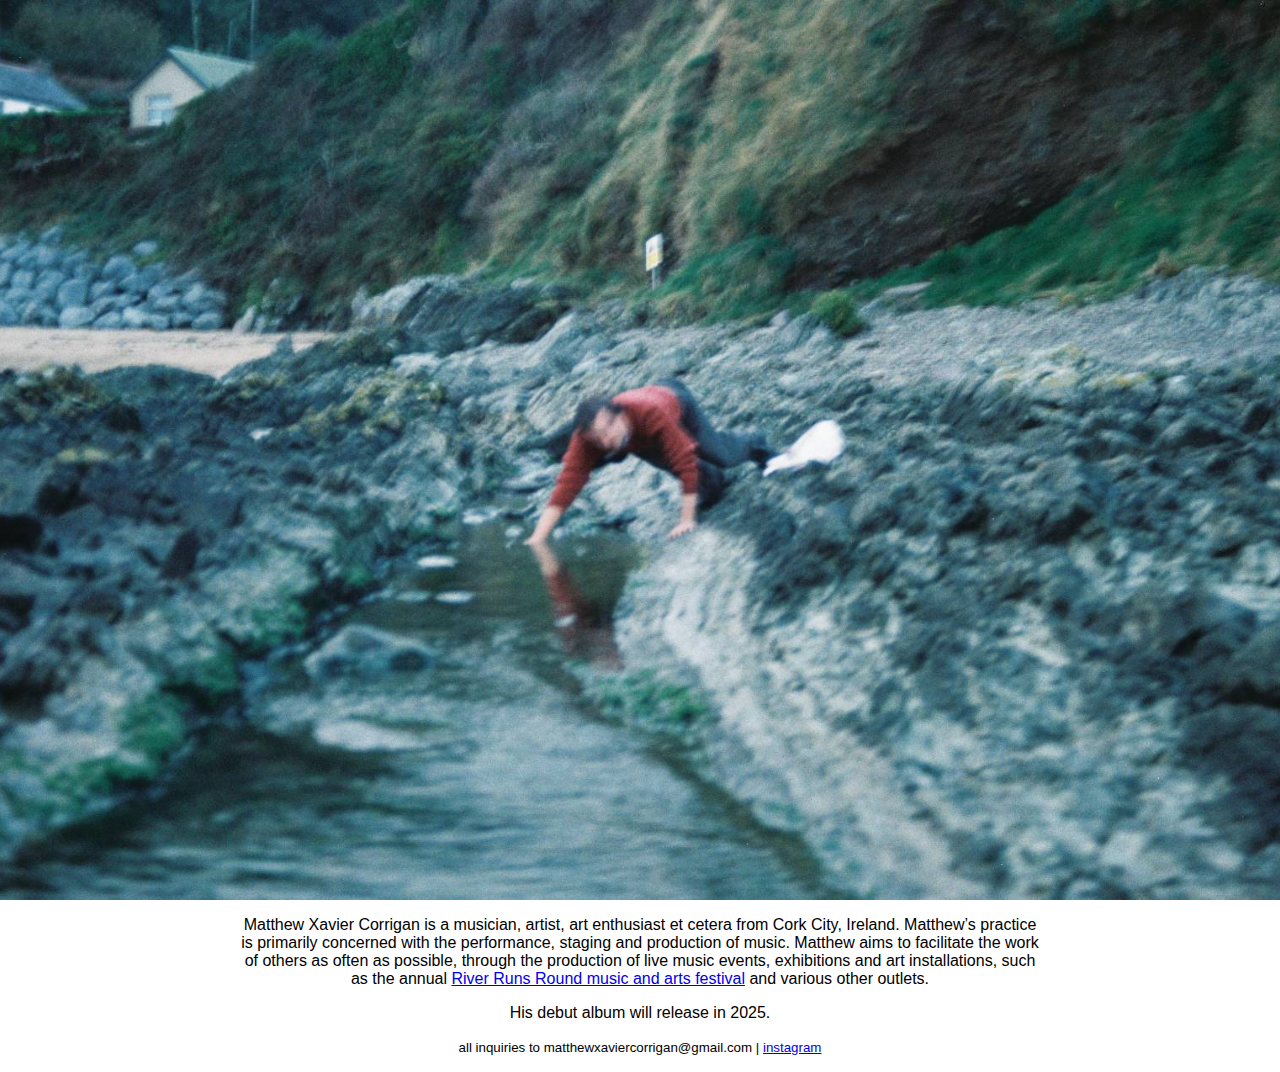
<file: index.html>
<!DOCTYPE html>
<html lang="en">
<head>
	<title>Matthew Xavier Corrigan</title>
	<meta charset="utf-8">
    <meta name="viewport" content="initial-scale=1,,width=device-width">
	<link rel="preconnect" href="https://fonts.googleapis.com">
	<link rel="preconnect" href="https://fonts.gstatic.com" crossorigin>
	<link href="https://fonts.googleapis.com/css2?family=EB+Garamond:ital,wght@0,400..800;1,400..800&display=swap" rel="stylesheet">
    <style>
    	h1,h2,h3 { font-family: "EB Garamond", serif }
    	h1 { font-weight: 800; font-style:italic;}
    	h2 { font-weight: 500 }
    	h3 { font-weight: 400 }
    	p {font-family: sans-serif}
        body { margin: 0; padding: 0 }
        header {
            width: 100vw;
            height: 100vh;
            background-image: url(/R1-01152-0035.jpg);
            text-align: center;
            background-size: cover;
            background-position: center center;
        }
    	iframe {
            margin: 1em auto;
            border: 0; width: 95%; max-width:600px; height: 120px;
    	}
    	p,h1,h2,h3{
    		width:95vw;
    		max-width:800px;
    		text-align: center;
    		margin: 0 auto;
    	}
    	p {
    		margin:1em auto;
    	}
    	footer p {
    		text-align: left;
    	}
    </style>
</head>
<body>
	<header>
	<iframe src="https://bandcamp.com/EmbeddedPlayer/track=3976480876/size=large/bgcol=ffffff/linkcol=0687f5/tracklist=false/artwork=small/transparent=true/" seamless><a href="https://matthewxaviercorrigan.bandcamp.com/track/in-the-water">in the water by Matthew Xavier Corrigan</a></iframe>
	</header>
	<main>
  	  <p>Matthew Xavier Corrigan is a musician, artist, art enthusiast et cetera from Cork City, Ireland. Matthew’s practice is primarily concerned with the performance, staging and production of music. Matthew aims to facilitate the work of others as often as possible, through the production of live music events, exhibitions and art installations, such as the annual <a href="//riverrunsround.com">River Runs Round music and arts festival</a> and various other outlets.</p>
      <p>His debut album will release in 2025.</p>
  	  <p><small>all inquiries to matthewxaviercorrigan@gmail.com | <a href="//instagram.com/matthewxaviercorrigan">instagram</a></small></p>
	</main>
</body>
</file>
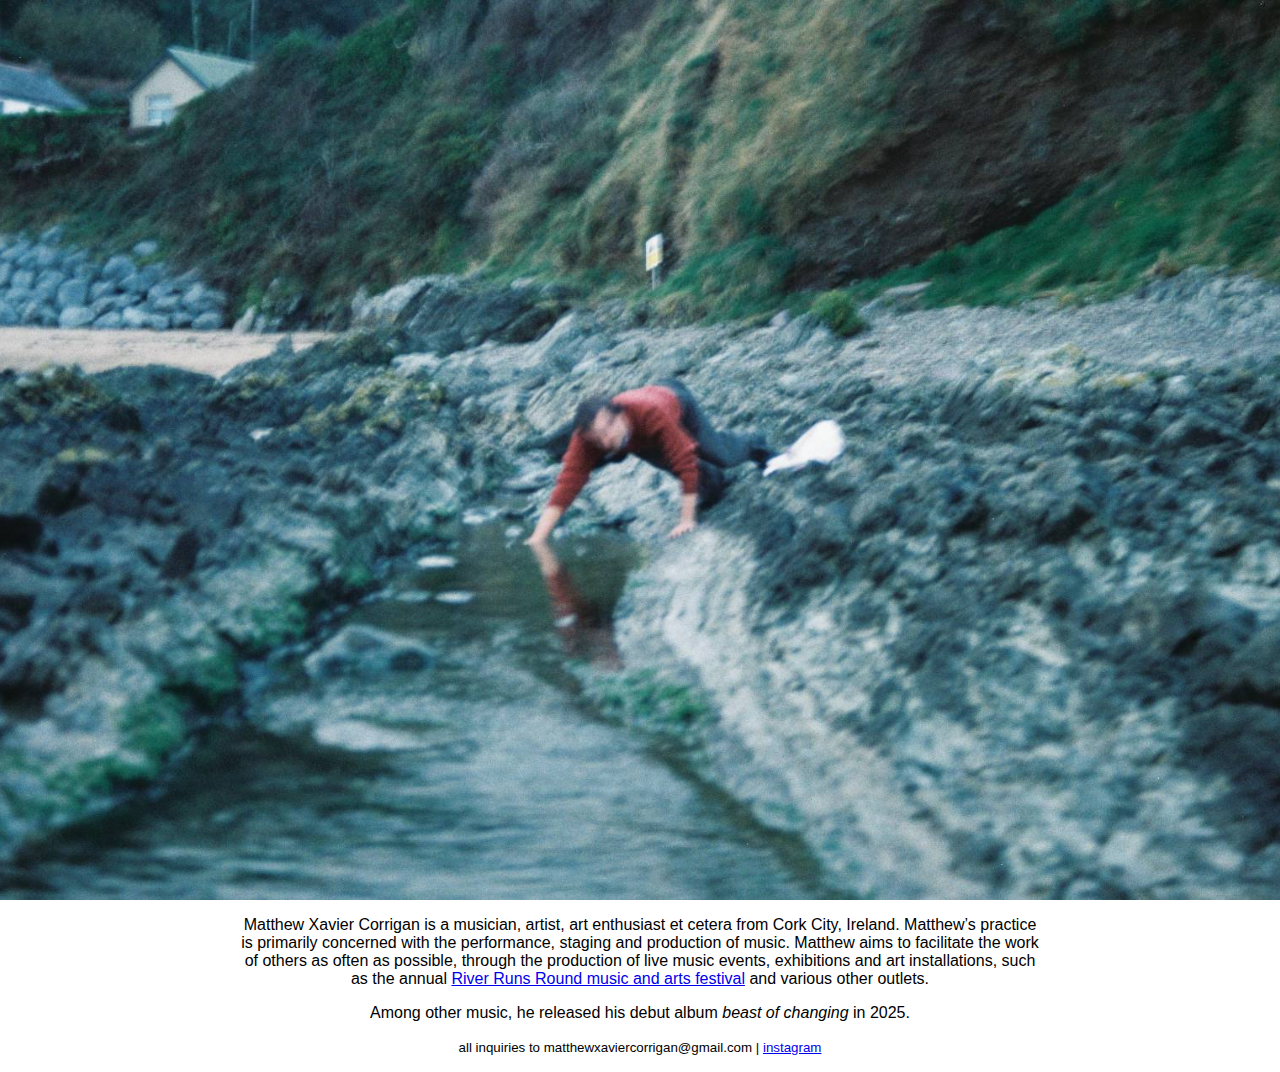
<file: about/index.html>
<!DOCTYPE html>
<html lang="en">
<head>
	<title>Matthew Xavier Corrigan</title>
	<meta charset="utf-8">
    <meta name="viewport" content="initial-scale=1,,width=device-width">
	<link rel="preconnect" href="https://fonts.googleapis.com">
	<link rel="preconnect" href="https://fonts.gstatic.com" crossorigin>
	<link href="https://fonts.googleapis.com/css2?family=EB+Garamond:ital,wght@0,400..800;1,400..800&display=swap" rel="stylesheet">
    <style>
    	h1,h2,h3 { font-family: "EB Garamond", serif }
    	h1 { font-weight: 800; font-style:italic;}
    	h2 { font-weight: 500 }
    	h3 { font-weight: 400 }
    	p {font-family: sans-serif}
        body { margin: 0; padding: 0 }
        header {
            width: 100vw;
            height: 100vh;
            background-image: url(/R1-01152-0035.jpg);
            text-align: center;
            background-size: cover;
            background-position: center center;
        }
    	iframe {
            margin: 1em auto;
            border: 0; width: 95%; max-width:600px; height: 120px;
    	}
    	p,h1,h2,h3{
    		width:95vw;
    		max-width:800px;
    		text-align: center;
    		margin: 0 auto;
    	}
    	p {
    		margin:1em auto;
    	}
    	footer p {
    		text-align: left;
    	}
    </style>
</head>
<body>
	<header>
    <iframe src="https://bandcamp.com/EmbeddedPlayer/album=3629911640/size=large/bgcol=ffffff/linkcol=0687f5/tracklist=false/artwork=small/transparent=true/" seamless><a href="https://matthewxaviercorrigan.bandcamp.com/album/beast-of-changing">beast of changing by Matthew Xavier Corrigan</a></iframe>
	</header>
	<main>
  	  <p>Matthew Xavier Corrigan is a musician, artist, art enthusiast et cetera from Cork City, Ireland. Matthew’s practice is primarily concerned with the performance, staging and production of music. Matthew aims to facilitate the work of others as often as possible, through the production of live music events, exhibitions and art installations, such as the annual <a href="//riverrunsround.com">River Runs Round music and arts festival</a> and various other outlets.</p>
      <p>Among other music, he released his debut album <em>beast of changing</em> in 2025.</p>
  	  <p><small>all inquiries to matthewxaviercorrigan@gmail.com | <a href="//instagram.com/matthewxaviercorrigan">instagram</a></small></p>
	</main>
</body>
</file>
